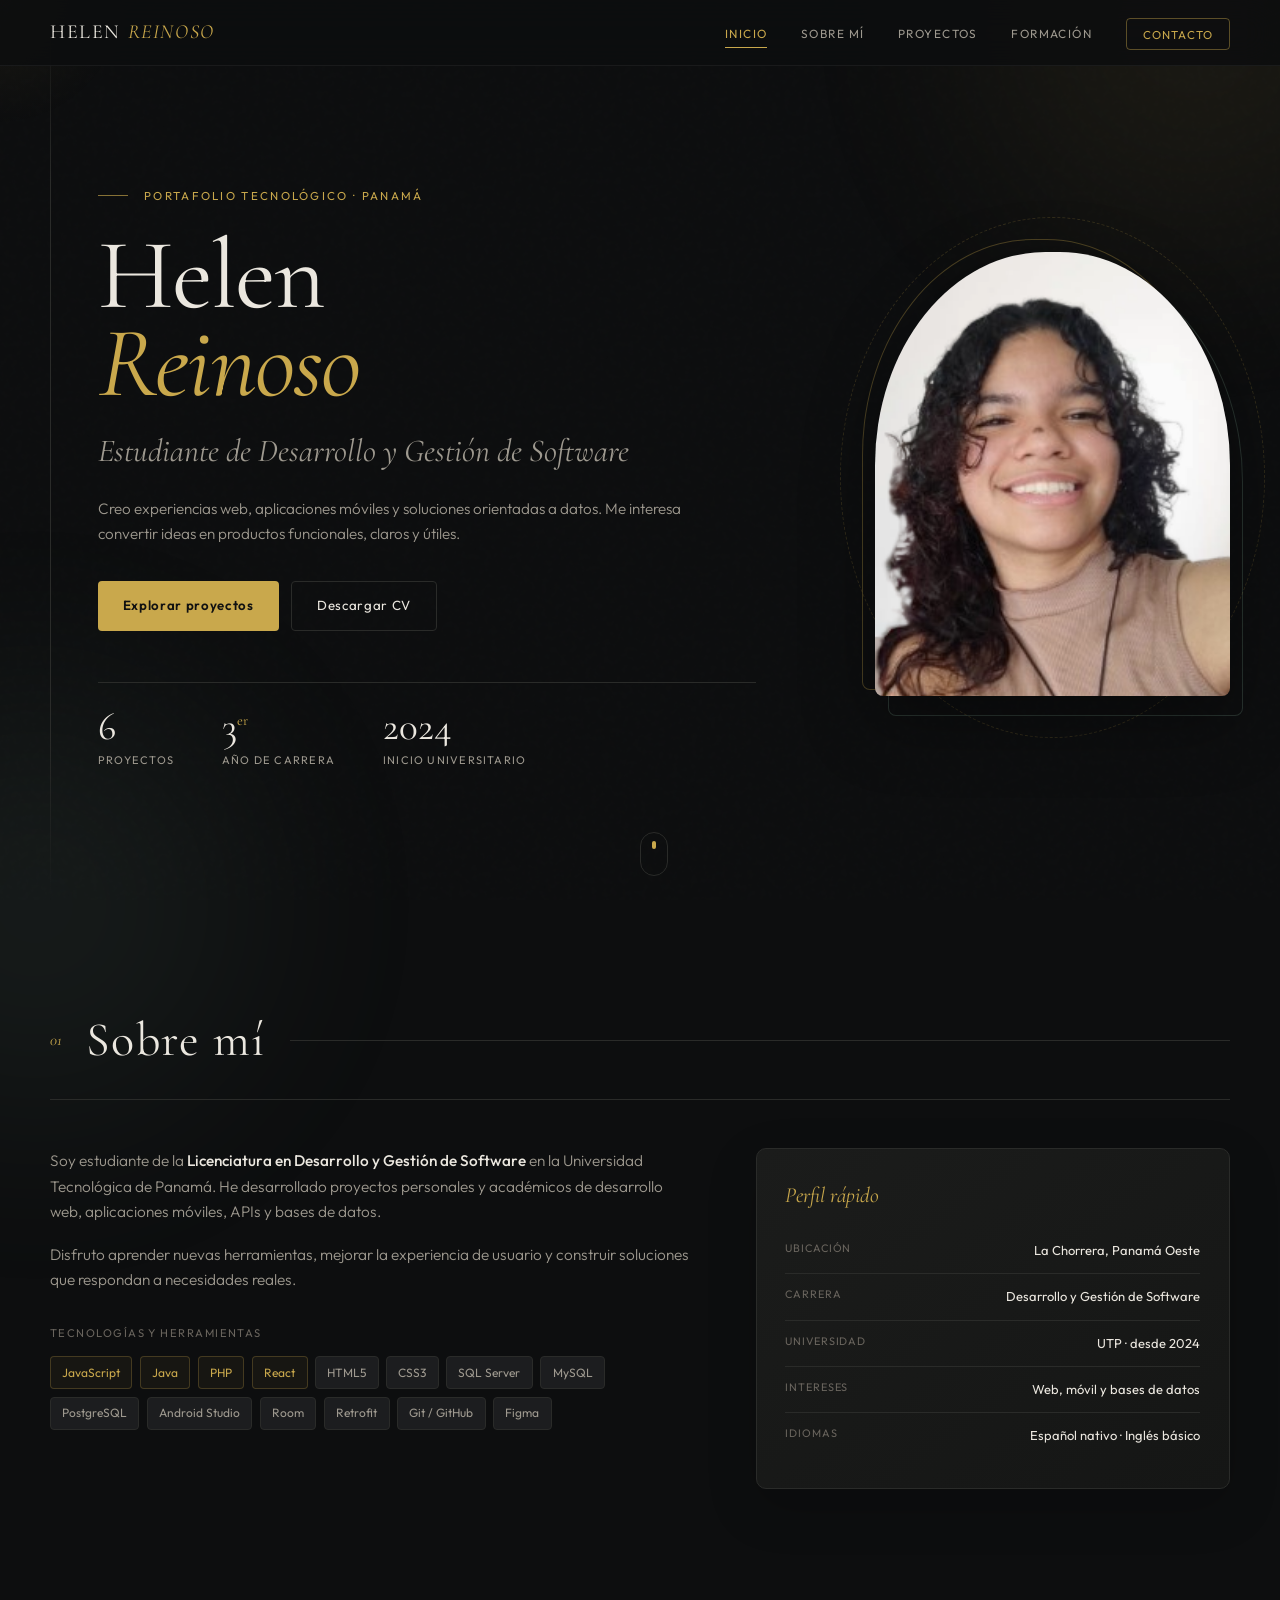
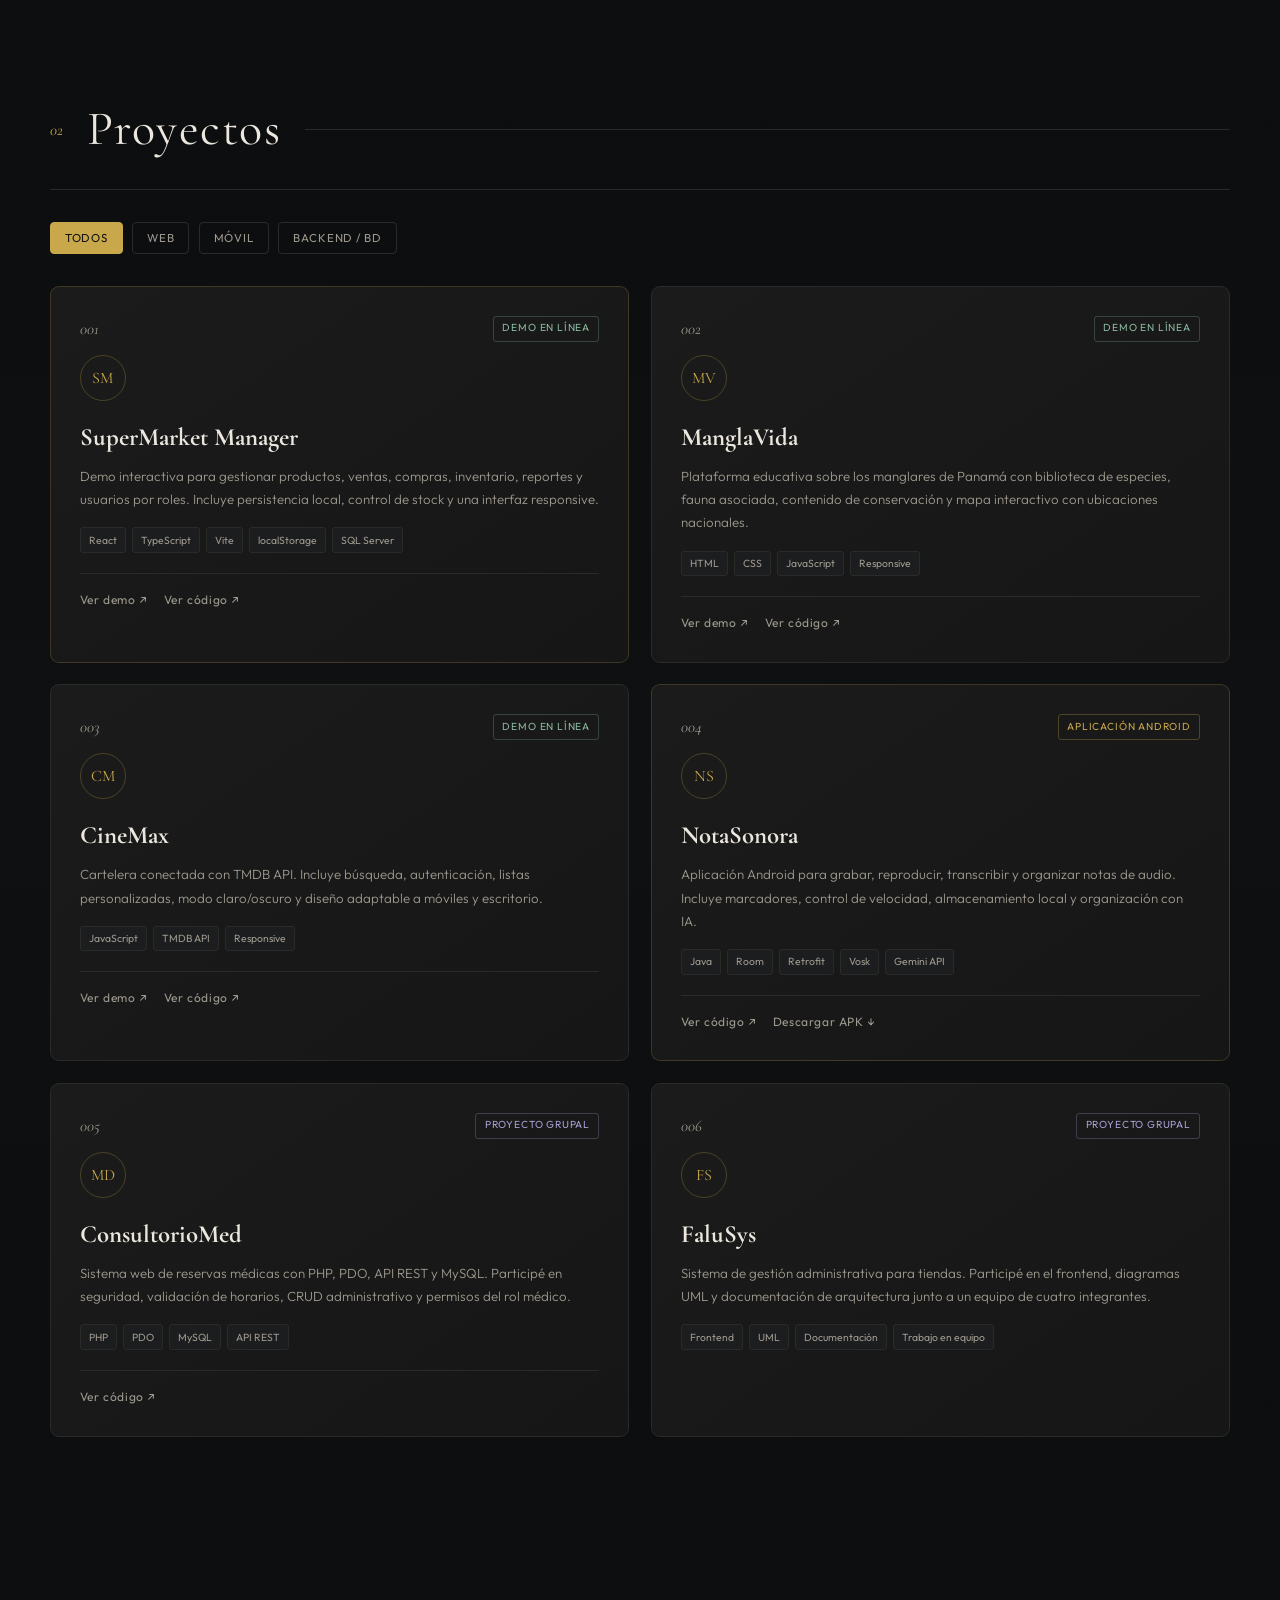
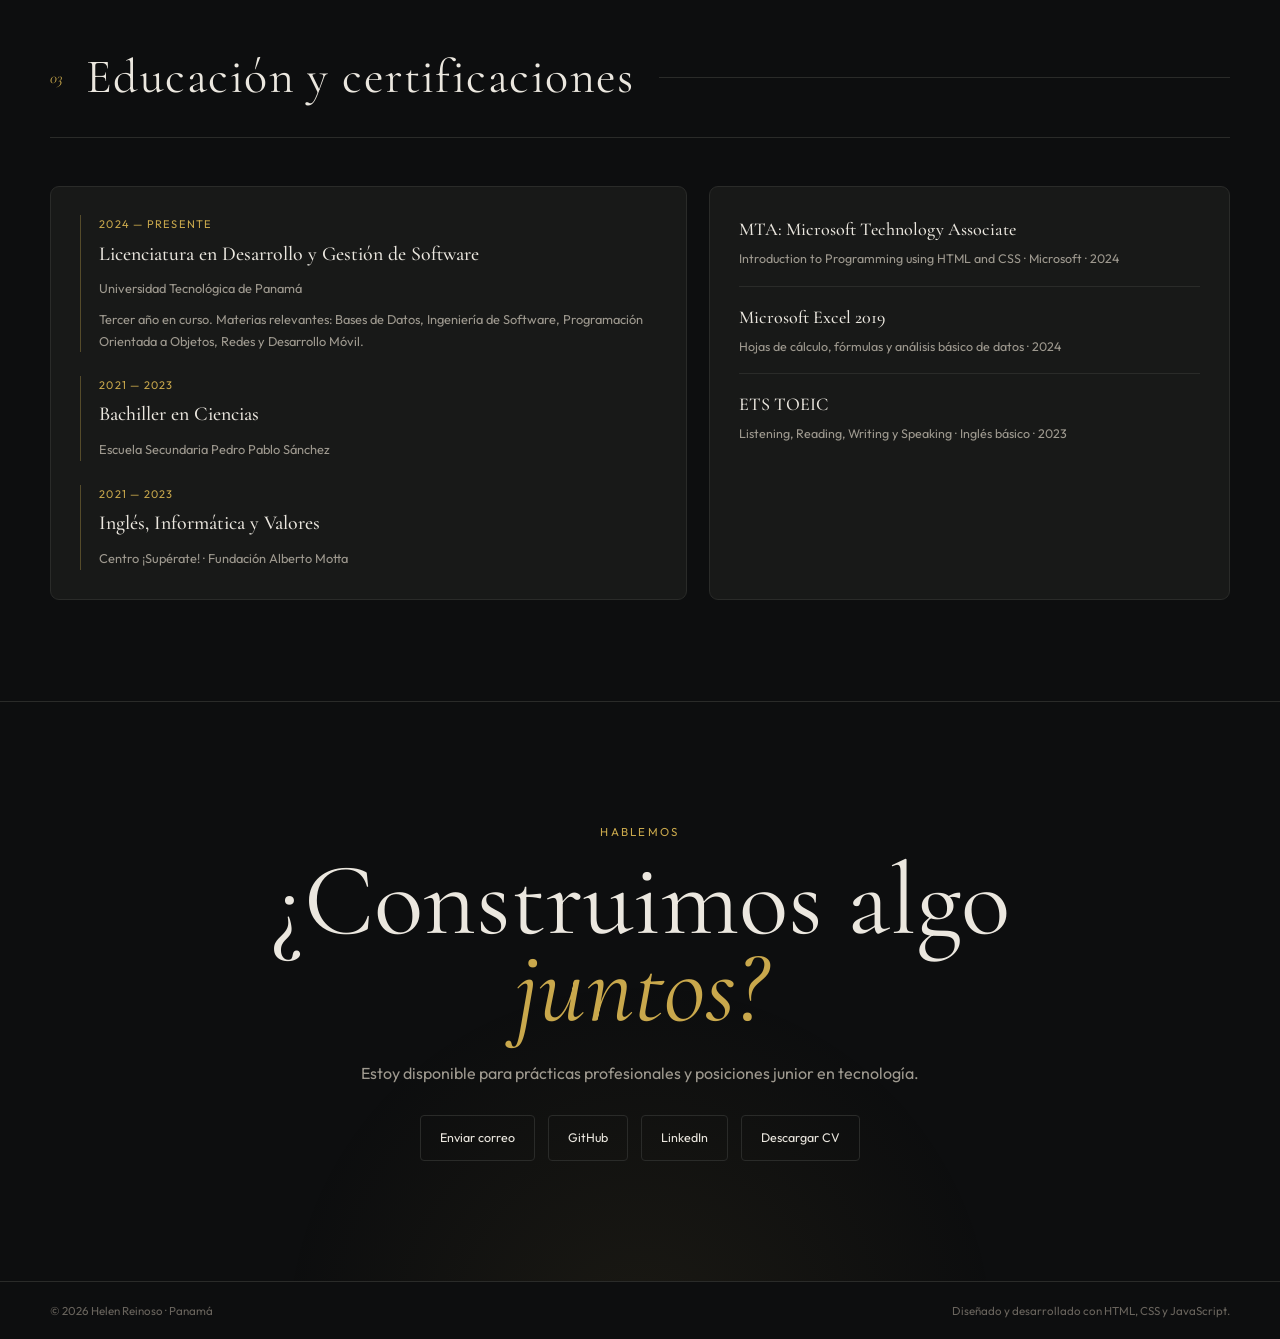
<file: index.html>
<!DOCTYPE html>
<html lang="es">
<head>
  <meta charset="UTF-8">
  <meta name="viewport" content="width=device-width, initial-scale=1.0">
  <meta name="description" content="Portafolio de Helen Reinoso, estudiante de Desarrollo y Gestión de Software en Panamá.">
  <meta name="theme-color" content="#0d0e0f">
  <title>Helen Reinoso · Desarrollo de Software</title>
  <link rel="icon" href="favicon.svg" type="image/svg+xml">
  <link rel="preconnect" href="https://fonts.googleapis.com">
  <link rel="preconnect" href="https://fonts.gstatic.com" crossorigin>
  <link href="https://fonts.googleapis.com/css2?family=Cormorant+Garamond:ital,wght@0,400;0,500;0,600;1,400;1,500&family=Outfit:wght@300;400;500;600&display=swap" rel="stylesheet">
  <link rel="stylesheet" href="styles.css">
</head>
<body>
  <a class="skip-link" href="#contenido">Saltar al contenido</a>
  <div class="noise" aria-hidden="true"></div>
  <div class="glow glow-one" aria-hidden="true"></div>
  <div class="glow glow-two" aria-hidden="true"></div>
  <div class="cursor-glow" aria-hidden="true"></div>

  <nav class="navbar" aria-label="Navegación principal">
    <div class="container nav-inner">
      <a class="logo" href="#inicio">Helen <em>Reinoso</em></a>
      <button class="menu-btn" type="button" aria-label="Abrir menú" aria-expanded="false">☰</button>
      <ul class="nav-menu">
        <li><a class="nav-link active" href="#inicio">Inicio</a></li>
        <li><a class="nav-link" href="#sobre-mi">Sobre mí</a></li>
        <li><a class="nav-link" href="#proyectos">Proyectos</a></li>
        <li><a class="nav-link" href="#educacion">Formación</a></li>
        <li><a class="nav-cta" href="#contacto">Contacto</a></li>
      </ul>
    </div>
  </nav>

  <main id="contenido">
    <section class="hero" id="inicio">
      <div class="hero-line" aria-hidden="true"></div>
      <div class="container hero-grid">
        <div class="hero-copy">
          <div class="hero-eyebrow hero-animate">Portafolio tecnológico · Panamá</div>
          <h1 class="hero-animate delay-1">Helen <em>Reinoso</em></h1>
          <p class="hero-subtitle hero-animate delay-2">Estudiante de Desarrollo y Gestión de Software</p>
          <p class="hero-description hero-animate delay-3">Creo experiencias web, aplicaciones móviles y soluciones orientadas a datos. Me interesa convertir ideas en productos funcionales, claros y útiles.</p>
          <div class="hero-actions hero-animate delay-4">
            <a class="btn btn-primary" href="#proyectos">Explorar proyectos</a>
            <a class="btn btn-secondary" href="assets/downloads/CV_Helen_Reinoso.pdf" download>Descargar CV</a>
          </div>
          <div class="hero-stats hero-animate delay-5">
            <div><div class="stat-number" data-count="6">0</div><div class="stat-label">Proyectos</div></div>
            <div><div class="stat-number">3<sup>er</sup></div><div class="stat-label">Año de carrera</div></div>
            <div><div class="stat-number">2024</div><div class="stat-label">Inicio universitario</div></div>
          </div>
        </div>
        <figure class="portrait-shell hero-animate delay-2">
          <div class="portrait-orbit" aria-hidden="true"></div>
          <img class="portrait" src="assets/images/helen-reinoso.png" alt="Helen Reinoso, estudiante de Desarrollo y Gestión de Software">
        </figure>
      </div>
      <a class="scroll-hint" href="#sobre-mi" aria-label="Bajar a la sección Sobre mí"><span></span></a>
    </section>

    <section class="section" id="sobre-mi">
      <div class="container">
        <div class="section-header reveal">
          <span class="section-number">01</span>
          <h2>Sobre mí</h2>
          <div class="section-line"></div>
        </div>
        <div class="about-grid reveal">
          <div>
            <div class="about-text">
              <p>Soy estudiante de la <strong>Licenciatura en Desarrollo y Gestión de Software</strong> en la Universidad Tecnológica de Panamá. He desarrollado proyectos personales y académicos de desarrollo web, aplicaciones móviles, APIs y bases de datos.</p>
              <p>Disfruto aprender nuevas herramientas, mejorar la experiencia de usuario y construir soluciones que respondan a necesidades reales.</p>
            </div>
            <div class="skills-section">
              <div class="skills-label">Tecnologías y herramientas</div>
              <div class="skills-wrap">
                <span class="skill main">JavaScript</span><span class="skill main">Java</span><span class="skill main">PHP</span><span class="skill main">React</span>
                <span class="skill">HTML5</span><span class="skill">CSS3</span><span class="skill">SQL Server</span><span class="skill">MySQL</span><span class="skill">PostgreSQL</span>
                <span class="skill">Android Studio</span><span class="skill">Room</span><span class="skill">Retrofit</span><span class="skill">Git / GitHub</span><span class="skill">Figma</span>
              </div>
            </div>
          </div>
          <aside class="about-card">
            <div class="about-card-title">Perfil rápido</div>
            <div class="about-detail"><span>Ubicación</span><strong>La Chorrera, Panamá Oeste</strong></div>
            <div class="about-detail"><span>Carrera</span><strong>Desarrollo y Gestión de Software</strong></div>
            <div class="about-detail"><span>Universidad</span><strong>UTP · desde 2024</strong></div>
            <div class="about-detail"><span>Intereses</span><strong>Web, móvil y bases de datos</strong></div>
            <div class="about-detail"><span>Idiomas</span><strong>Español nativo · Inglés básico</strong></div>
          </aside>
        </div>
      </div>
    </section>

    <section class="section projects-section" id="proyectos">
      <div class="container">
        <div class="section-header reveal">
          <span class="section-number">02</span>
          <h2>Proyectos</h2>
          <div class="section-line"></div>
        </div>
        <div class="project-filters reveal" role="group" aria-label="Filtrar proyectos">
          <button class="filter-btn active" data-filter="all">Todos</button>
          <button class="filter-btn" data-filter="web">Web</button>
          <button class="filter-btn" data-filter="mobile">Móvil</button>
          <button class="filter-btn" data-filter="backend">Backend / BD</button>
        </div>
        <div class="projects-grid reveal">
          <article class="project-card featured" data-category="web backend">
            <div class="project-top"><span class="project-number">001</span><span class="badge live">Demo en línea</span></div>
            <div class="project-icon">SM</div>
            <h3>SuperMarket Manager</h3>
            <p>Demo interactiva para gestionar productos, ventas, compras, inventario, reportes y usuarios por roles. Incluye persistencia local, control de stock y una interfaz responsive.</p>
            <div class="project-tech"><span>React</span><span>TypeScript</span><span>Vite</span><span>localStorage</span><span>SQL Server</span></div>
            <div class="project-links">
              <a href="https://helen-reinoso.github.io/SuperMarket-Manager/" target="_blank" rel="noopener noreferrer">Ver demo ↗</a>
              <a href="https://github.com/helen-reinoso/SuperMarket-Manager" target="_blank" rel="noopener noreferrer">Ver código ↗</a>
            </div>
          </article>

          <article class="project-card" data-category="web">
            <div class="project-top"><span class="project-number">002</span><span class="badge live">Demo en línea</span></div>
            <div class="project-icon">MV</div>
            <h3>ManglaVida</h3>
            <p>Plataforma educativa sobre los manglares de Panamá con biblioteca de especies, fauna asociada, contenido de conservación y mapa interactivo con ubicaciones nacionales.</p>
            <div class="project-tech"><span>HTML</span><span>CSS</span><span>JavaScript</span><span>Responsive</span></div>
            <div class="project-links">
              <a href="https://helen-reinoso.github.io/Manglavida/" target="_blank" rel="noopener noreferrer">Ver demo ↗</a>
              <a href="https://github.com/helen-reinoso/Manglavida" target="_blank" rel="noopener noreferrer">Ver código ↗</a>
            </div>
          </article>

          <article class="project-card" data-category="web">
            <div class="project-top"><span class="project-number">003</span><span class="badge live">Demo en línea</span></div>
            <div class="project-icon">CM</div>
            <h3>CineMax</h3>
            <p>Cartelera conectada con TMDB API. Incluye búsqueda, autenticación, listas personalizadas, modo claro/oscuro y diseño adaptable a móviles y escritorio.</p>
            <div class="project-tech"><span>JavaScript</span><span>TMDB API</span><span>Responsive</span></div>
            <div class="project-links">
              <a href="https://helen-reinoso.github.io/CineMax/" target="_blank" rel="noopener noreferrer">Ver demo ↗</a>
              <a href="https://github.com/helen-reinoso/CineMax" target="_blank" rel="noopener noreferrer">Ver código ↗</a>
            </div>
          </article>

          <article class="project-card featured" data-category="mobile backend">
            <div class="project-top"><span class="project-number">004</span><span class="badge">Aplicación Android</span></div>
            <div class="project-icon">NS</div>
            <h3>NotaSonora</h3>
            <p>Aplicación Android para grabar, reproducir, transcribir y organizar notas de audio. Incluye marcadores, control de velocidad, almacenamiento local y organización con IA.</p>
            <div class="project-tech"><span>Java</span><span>Room</span><span>Retrofit</span><span>Vosk</span><span>Gemini API</span></div>
            <div class="project-links">
              <a href="https://github.com/helen-reinoso/NotaSonora" target="_blank" rel="noopener noreferrer">Ver código ↗</a>
              <a href="assets/downloads/NotaSonora-v1.0-demo.apk" download>Descargar APK ↓</a>
            </div>
          </article>

          <article class="project-card" data-category="web backend">
            <div class="project-top"><span class="project-number">005</span><span class="badge group">Proyecto grupal</span></div>
            <div class="project-icon">MD</div>
            <h3>ConsultorioMed</h3>
            <p>Sistema web de reservas médicas con PHP, PDO, API REST y MySQL. Participé en seguridad, validación de horarios, CRUD administrativo y permisos del rol médico.</p>
            <div class="project-tech"><span>PHP</span><span>PDO</span><span>MySQL</span><span>API REST</span></div>
            <div class="project-links"><a href="https://github.com/helen-reinoso/ConsultorioMed" target="_blank" rel="noopener noreferrer">Ver código ↗</a></div>
          </article>

          <article class="project-card" data-category="web">
            <div class="project-top"><span class="project-number">006</span><span class="badge group">Proyecto grupal</span></div>
            <div class="project-icon">FS</div>
            <h3>FaluSys</h3>
            <p>Sistema de gestión administrativa para tiendas. Participé en el frontend, diagramas UML y documentación de arquitectura junto a un equipo de cuatro integrantes.</p>
            <div class="project-tech"><span>Frontend</span><span>UML</span><span>Documentación</span><span>Trabajo en equipo</span></div>
          </article>
        </div>
      </div>
    </section>

    <section class="section" id="educacion">
      <div class="container">
        <div class="section-header reveal"><span class="section-number">03</span><h2>Educación y certificaciones</h2><div class="section-line"></div></div>
        <div class="education-grid reveal">
          <div class="education-card">
            <div class="timeline-item"><div class="period">2024 — Presente</div><h3>Licenciatura en Desarrollo y Gestión de Software</h3><span>Universidad Tecnológica de Panamá</span><p>Tercer año en curso. Materias relevantes: Bases de Datos, Ingeniería de Software, Programación Orientada a Objetos, Redes y Desarrollo Móvil.</p></div>
            <div class="timeline-item"><div class="period">2021 — 2023</div><h3>Bachiller en Ciencias</h3><span>Escuela Secundaria Pedro Pablo Sánchez</span></div>
            <div class="timeline-item"><div class="period">2021 — 2023</div><h3>Inglés, Informática y Valores</h3><span>Centro ¡Supérate! · Fundación Alberto Motta</span></div>
          </div>
          <div class="education-card certificates">
            <div class="certificate"><strong>MTA: Microsoft Technology Associate</strong><span>Introduction to Programming using HTML and CSS · Microsoft · 2024</span></div>
            <div class="certificate"><strong>Microsoft Excel 2019</strong><span>Hojas de cálculo, fórmulas y análisis básico de datos · 2024</span></div>
            <div class="certificate"><strong>ETS TOEIC</strong><span>Listening, Reading, Writing y Speaking · Inglés básico · 2023</span></div>
          </div>
        </div>
      </div>
    </section>

    <section class="contact-section" id="contacto">
      <div class="container">
        <span class="contact-kicker reveal">Hablemos</span>
        <h2 class="contact-title reveal">¿Construimos algo<br><em>juntos?</em></h2>
        <p class="contact-description reveal">Estoy disponible para prácticas profesionales y posiciones junior en tecnología.</p>
        <div class="contact-links reveal">
          <a href="mailto:helenalairei1407@gmail.com">Enviar correo</a>
          <a href="https://github.com/helen-reinoso" target="_blank" rel="noopener noreferrer">GitHub</a>
          <a href="https://linkedin.com/in/helen-reinoso" target="_blank" rel="noopener noreferrer">LinkedIn</a>
          <a href="assets/downloads/CV_Helen_Reinoso.pdf" download>Descargar CV</a>
        </div>
      </div>
    </section>
  </main>

  <footer><div class="container footer-inner"><span>© 2026 Helen Reinoso · Panamá</span><span>Diseñado y desarrollado con HTML, CSS y JavaScript.</span></div></footer>
  <button class="to-top" type="button" aria-label="Volver arriba">↑</button>
  <script src="script.js"></script>
</body>
</html>
</file>
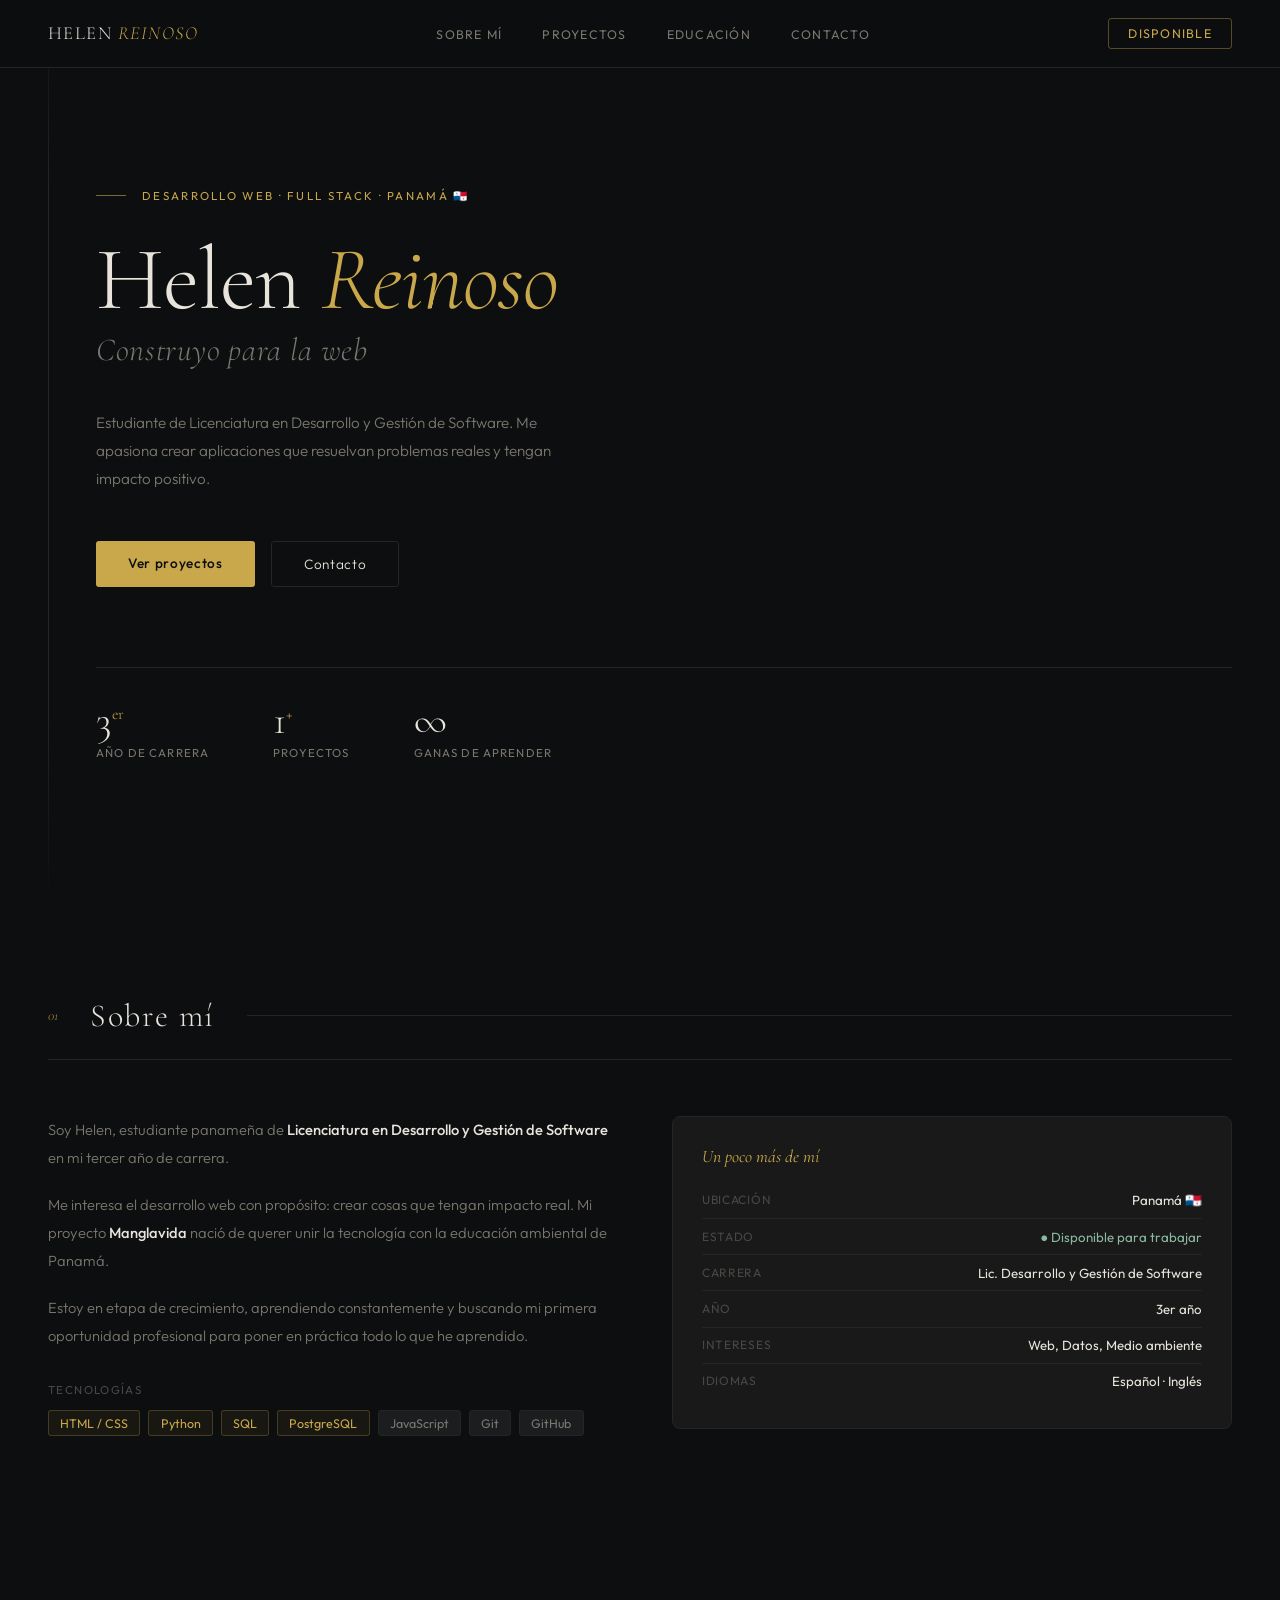
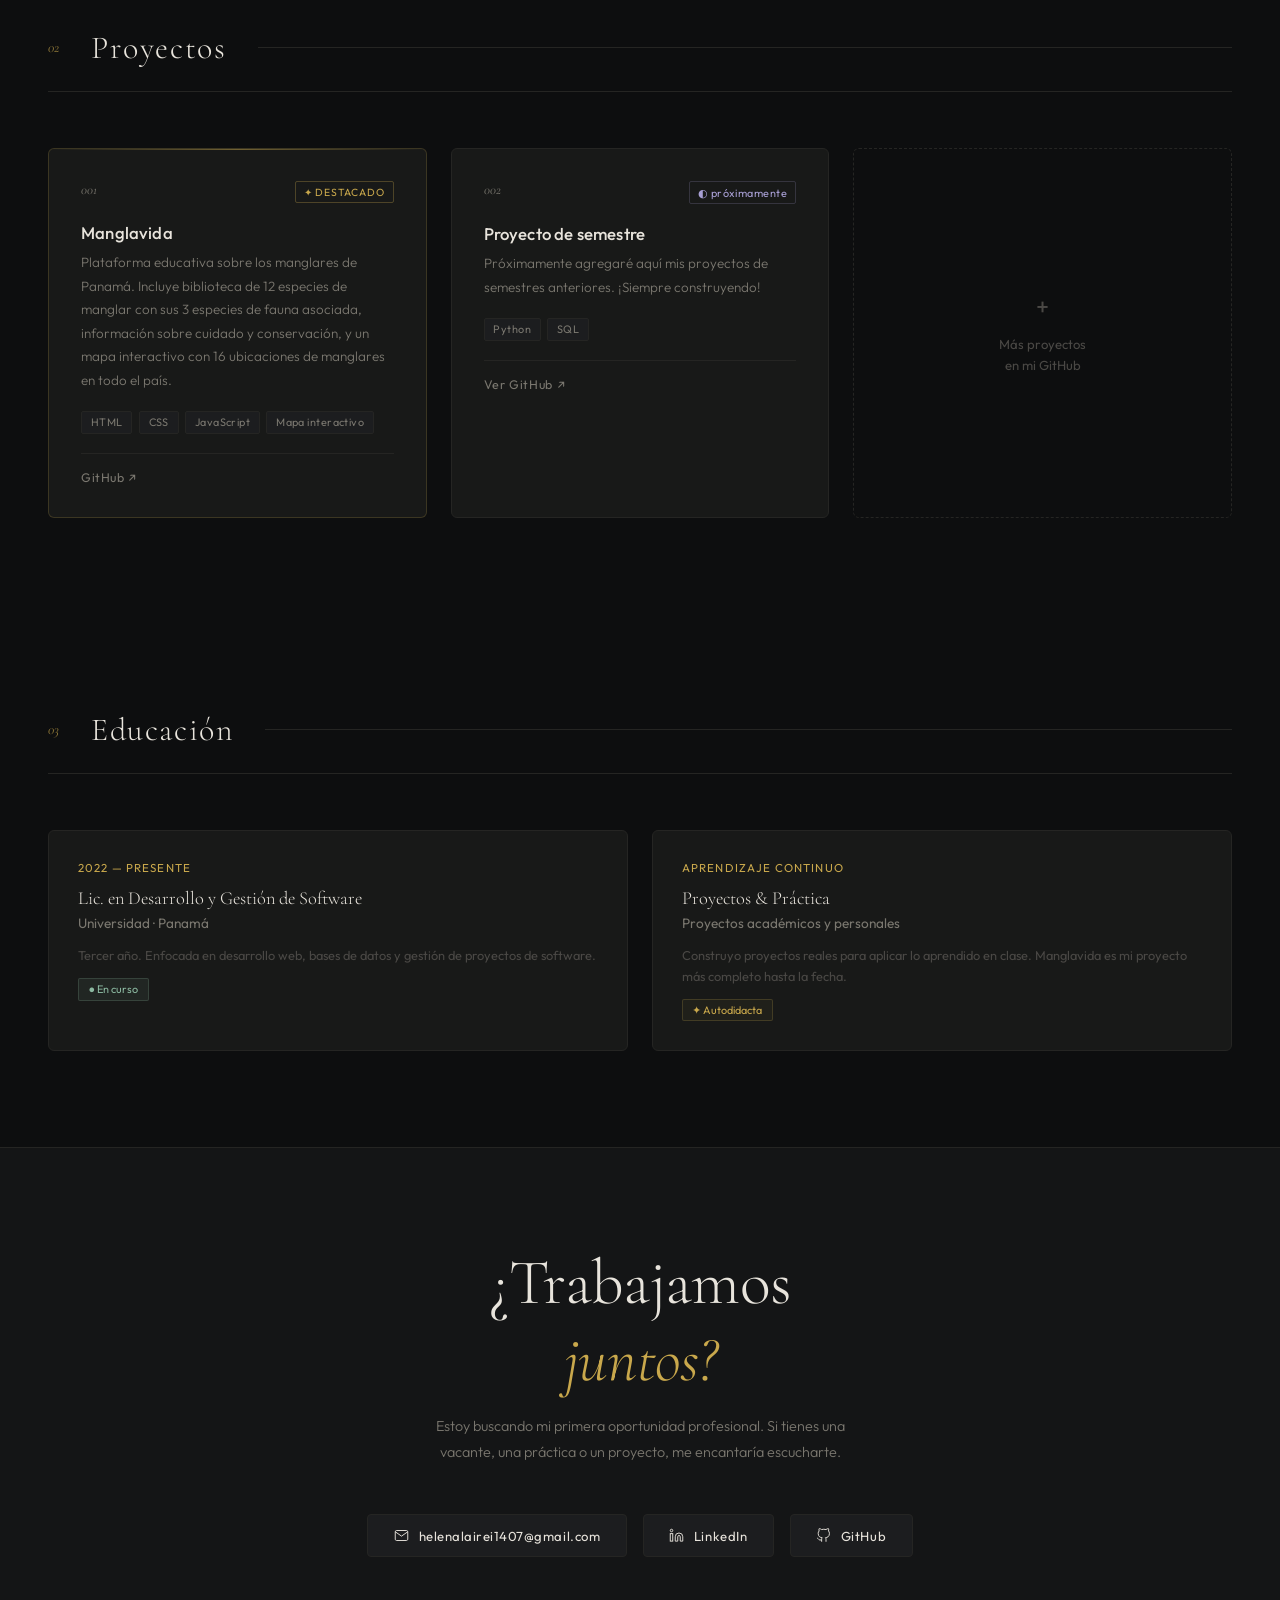
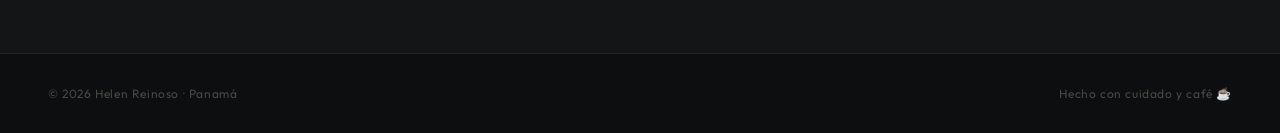
<file: Index.html>
<!DOCTYPE html>
<html lang="es">
<head>
<meta charset="UTF-8">
<meta name="viewport" content="width=device-width, initial-scale=1.0">
<title>Helen Reinoso · Dev Full Stack</title>
<meta name="description" content="Portafolio de Helen Reinoso, estudiante de Desarrollo y Gestión de Software en Panamá.">
<link href="https://fonts.googleapis.com/css2?family=Cormorant+Garamond:ital,wght@0,300;0,500;1,300;1,500&family=Outfit:wght@300;400;500&display=swap" rel="stylesheet">
<style>
*{margin:0;padding:0;box-sizing:border-box}
:root{
  --bg:#0d0e0f;--bg2:#141516;--bg3:#1c1d1f;
  --text:#e8e4dc;--muted:#7a776f;--soft:#4a4845;
  --accent:#c9a84c;--accent2:#8bb8a0;--accent3:#a89fd4;
  --border:#252523;--card:#181918;
}
html{scroll-behavior:smooth}
body{font-family:'Outfit',sans-serif;background:var(--bg);color:var(--text);overflow-x:hidden}

/* NAV */
nav{position:fixed;top:0;left:0;right:0;z-index:100;padding:1.1rem 3rem;display:flex;justify-content:space-between;align-items:center;background:rgba(13,14,15,0.92);backdrop-filter:blur(16px);border-bottom:1px solid var(--border)}
.logo{font-family:'Cormorant Garamond',serif;font-size:1.15rem;font-weight:300;letter-spacing:0.08em;text-transform:uppercase;color:var(--text)}
.logo em{font-style:italic;color:var(--accent)}
nav ul{list-style:none;display:flex;gap:2.5rem}
nav ul li a{color:var(--muted);text-decoration:none;font-size:0.78rem;letter-spacing:0.1em;text-transform:uppercase;transition:color 0.2s}
nav ul li a:hover{color:var(--accent)}
.nav-cta{background:transparent;color:var(--accent);padding:0.45rem 1.2rem;border-radius:3px;font-size:0.78rem;font-weight:400;cursor:pointer;border:1px solid rgba(201,168,76,0.4);font-family:'Outfit',sans-serif;transition:all 0.2s;letter-spacing:0.1em;text-transform:uppercase;text-decoration:none}
.nav-cta:hover{background:rgba(201,168,76,0.08);border-color:var(--accent)}

/* HERO */
.hero{min-height:100vh;display:flex;flex-direction:column;justify-content:center;padding:6rem 3rem 3rem;position:relative}
.hero-line{position:absolute;top:0;bottom:0;left:3rem;width:1px;background:linear-gradient(to bottom,transparent,var(--border) 20%,var(--border) 80%,transparent);pointer-events:none}
.hero-content{padding-left:3rem}
.hero-eyebrow{font-size:0.72rem;letter-spacing:0.2em;text-transform:uppercase;color:var(--accent);margin-bottom:2rem;display:flex;align-items:center;gap:1rem;opacity:0;animation:fadeUp 0.8s 0.2s forwards}
.hero-eyebrow::before{content:'';display:inline-block;width:30px;height:1px;background:var(--accent);opacity:0.6}
.hero h1{font-family:'Cormorant Garamond',serif;font-size:clamp(3.5rem,7vw,6rem);font-weight:300;line-height:1;letter-spacing:-0.01em;margin-bottom:0.3rem;opacity:0;animation:fadeUp 0.8s 0.35s forwards}
.hero h1 em{font-style:italic;color:var(--accent)}
.hero-subtitle{font-family:'Cormorant Garamond',serif;font-size:clamp(1.4rem,2.5vw,2rem);font-weight:300;font-style:italic;color:var(--muted);margin-bottom:2.5rem;letter-spacing:0.02em;opacity:0;animation:fadeUp 0.8s 0.5s forwards}
.hero-sub{font-size:0.95rem;color:var(--muted);line-height:1.85;max-width:500px;margin-bottom:3rem;font-weight:300;opacity:0;animation:fadeUp 0.8s 0.65s forwards}
.hero-actions{display:flex;gap:1rem;margin-bottom:5rem;opacity:0;animation:fadeUp 0.8s 0.8s forwards}
.btn-gold{background:var(--accent);color:var(--bg);padding:0.8rem 2rem;border-radius:3px;font-weight:500;cursor:pointer;border:none;font-family:'Outfit',sans-serif;font-size:0.85rem;letter-spacing:0.05em;transition:opacity 0.2s;text-decoration:none;display:inline-block}
.btn-gold:hover{opacity:0.85}
.btn-ghost{background:transparent;color:var(--text);padding:0.8rem 2rem;border-radius:3px;font-weight:300;cursor:pointer;border:1px solid var(--border);font-family:'Outfit',sans-serif;font-size:0.85rem;letter-spacing:0.05em;transition:border-color 0.2s;text-decoration:none;display:inline-block}
.btn-ghost:hover{border-color:var(--muted)}
.hero-stats{display:flex;gap:4rem;padding-top:2rem;border-top:1px solid var(--border);opacity:0;animation:fadeUp 0.8s 0.95s forwards}
.stat-num{font-family:'Cormorant Garamond',serif;font-size:2.5rem;font-weight:300;color:var(--text);line-height:1}
.stat-num sup{font-size:1rem;color:var(--accent)}
.stat-label{font-size:0.72rem;letter-spacing:0.1em;text-transform:uppercase;color:var(--muted);margin-top:0.3rem}

/* SECTIONS */
.section{padding:6rem 3rem}
.sec-header{display:flex;align-items:center;gap:2rem;margin-bottom:3.5rem;padding-bottom:1.5rem;border-bottom:1px solid var(--border)}
.sec-num{font-family:'Cormorant Garamond',serif;font-style:italic;font-size:0.9rem;color:var(--accent);opacity:0.7}
.sec-title{font-family:'Cormorant Garamond',serif;font-size:2rem;font-weight:300;letter-spacing:0.05em}
.sec-line{flex:1;height:1px;background:var(--border)}

/* ABOUT */
.about-grid{display:grid;grid-template-columns:1fr 1fr;gap:4rem;align-items:start}
.about-text{font-size:0.92rem;color:var(--muted);line-height:1.9;font-weight:300}
.about-text p{margin-bottom:1.2rem}
.about-text strong{color:var(--text);font-weight:500}
.skills-section{margin-top:2rem}
.skills-label{font-size:0.72rem;letter-spacing:0.12em;text-transform:uppercase;color:var(--soft);margin-bottom:0.8rem}
.skills-wrap{display:flex;flex-wrap:wrap;gap:0.5rem}
.sk{font-size:0.78rem;padding:0.3rem 0.7rem;background:var(--bg3);border:1px solid var(--border);border-radius:3px;color:var(--muted);transition:all 0.2s;cursor:default}
.sk:hover{border-color:rgba(201,168,76,0.3);color:var(--accent)}
.sk.main{border-color:rgba(201,168,76,0.25);color:var(--accent);background:rgba(201,168,76,0.06)}
.about-card{background:var(--card);border:1px solid var(--border);border-radius:8px;padding:1.8rem}
.about-card-title{font-family:'Cormorant Garamond',serif;font-size:1.1rem;font-style:italic;color:var(--accent);margin-bottom:1rem}
.about-detail{display:flex;justify-content:space-between;padding:0.6rem 0;border-bottom:1px solid var(--border);font-size:0.83rem}
.about-detail:last-child{border-bottom:none}
.about-detail span:first-child{color:var(--soft);font-size:0.75rem;letter-spacing:0.06em;text-transform:uppercase}
.about-detail span:last-child{color:var(--text)}

/* PROJECTS */
.projects-grid{display:grid;grid-template-columns:repeat(auto-fill,minmax(300px,1fr));gap:1.5rem}
.project-card{background:var(--card);border:1px solid var(--border);border-radius:6px;padding:2rem;transition:border-color 0.3s,transform 0.3s;cursor:pointer;position:relative;overflow:hidden}
.project-card::before{content:'';position:absolute;top:0;left:0;right:0;height:1px;background:linear-gradient(90deg,transparent,var(--accent),transparent);opacity:0;transition:opacity 0.3s}
.project-card:hover{border-color:rgba(201,168,76,0.25);transform:translateY(-4px)}
.project-card:hover::before{opacity:1}
.project-card.featured{border-color:rgba(201,168,76,0.2)}
.project-card.featured::before{opacity:0.5}
.pc-header{display:flex;justify-content:space-between;align-items:flex-start;margin-bottom:1.2rem}
.pc-num{font-family:'Cormorant Garamond',serif;font-style:italic;font-size:0.85rem;color:var(--muted)}
.pc-status-live{font-size:0.68rem;color:var(--accent2);letter-spacing:0.05em;padding:0.2rem 0.5rem;border:1px solid rgba(139,184,160,0.2);border-radius:2px}
.pc-status-wip{font-size:0.68rem;color:var(--accent3);letter-spacing:0.05em;padding:0.2rem 0.5rem;border:1px solid rgba(168,159,212,0.2);border-radius:2px}
.pc-featured-badge{font-size:0.65rem;color:var(--accent);letter-spacing:0.08em;text-transform:uppercase;padding:0.2rem 0.5rem;border:1px solid rgba(201,168,76,0.3);border-radius:2px}
.pc-title{font-size:1.05rem;font-weight:500;margin-bottom:0.5rem;letter-spacing:0.01em}
.pc-desc{font-size:0.84rem;color:var(--muted);line-height:1.75;margin-bottom:1.2rem;font-weight:300}
.pc-tech{display:flex;flex-wrap:wrap;gap:0.4rem;margin-bottom:1.2rem}
.pc-badge{font-size:0.68rem;padding:0.2rem 0.55rem;background:var(--bg3);border:1px solid var(--border);border-radius:2px;color:var(--muted);letter-spacing:0.04em}
.pc-links{display:flex;gap:1.2rem;padding-top:1rem;border-top:1px solid var(--border)}
.pc-link{font-size:0.78rem;color:var(--muted);text-decoration:none;letter-spacing:0.05em;transition:color 0.2s}
.pc-link:hover{color:var(--accent)}
.add-project{background:transparent;border:1px dashed var(--border);border-radius:6px;padding:2rem;display:flex;flex-direction:column;align-items:center;justify-content:center;gap:0.8rem;cursor:pointer;transition:border-color 0.3s;min-height:200px}
.add-project:hover{border-color:rgba(201,168,76,0.3)}
.add-icon{font-size:1.5rem;color:var(--soft)}
.add-text{font-size:0.82rem;color:var(--soft);text-align:center;line-height:1.6}

/* EDUCATION */
.edu-grid{display:grid;grid-template-columns:1fr 1fr;gap:1.5rem}
.edu-card{background:var(--card);border:1px solid var(--border);border-radius:6px;padding:1.8rem}
.edu-period{font-size:0.72rem;letter-spacing:0.1em;text-transform:uppercase;color:var(--accent);margin-bottom:0.8rem}
.edu-degree{font-family:'Cormorant Garamond',serif;font-size:1.15rem;font-weight:300;margin-bottom:0.3rem}
.edu-school{font-size:0.85rem;color:var(--muted);margin-bottom:0.8rem}
.edu-detail{font-size:0.8rem;color:var(--soft);line-height:1.6}
.edu-badge{display:inline-block;font-size:0.68rem;padding:0.2rem 0.6rem;background:rgba(139,184,160,0.08);border:1px solid rgba(139,184,160,0.2);border-radius:2px;color:var(--accent2);margin-top:0.8rem}

/* CONTACT */
.contact-section{background:var(--bg2);border-top:1px solid var(--border);padding:6rem 3rem;text-align:center}
.contact-title{font-family:'Cormorant Garamond',serif;font-size:clamp(2.5rem,5vw,4rem);font-weight:300;margin-bottom:1rem;letter-spacing:-0.01em}
.contact-title em{font-style:italic;color:var(--accent)}
.contact-sub{color:var(--muted);font-size:0.9rem;line-height:1.8;max-width:420px;margin:0 auto 3rem;font-weight:300}
.contact-links{display:flex;justify-content:center;gap:1rem;flex-wrap:wrap}
.contact-link{display:flex;align-items:center;gap:0.6rem;padding:0.8rem 1.6rem;background:var(--bg3);border:1px solid var(--border);border-radius:4px;color:var(--text);text-decoration:none;font-size:0.82rem;letter-spacing:0.04em;transition:border-color 0.2s,color 0.2s}
.contact-link:hover{border-color:rgba(201,168,76,0.3);color:var(--accent)}
.contact-link svg{width:15px;height:15px;flex-shrink:0}

footer{padding:2rem 3rem;display:flex;justify-content:space-between;align-items:center;border-top:1px solid var(--border)}
footer p{font-size:0.75rem;color:var(--soft);letter-spacing:0.05em}

/* ANIMATIONS */
@keyframes fadeUp{from{opacity:0;transform:translateY(18px)}to{opacity:1;transform:translateY(0)}}
.reveal{opacity:0;transform:translateY(20px);transition:opacity 0.7s ease,transform 0.7s ease}
.reveal.visible{opacity:1;transform:translateY(0)}

/* RESPONSIVE */
@media(max-width:768px){
  nav{padding:1rem 1.5rem}
  nav ul{display:none}
  .hero{padding:5rem 1.5rem 2rem}
  .hero-content{padding-left:1.5rem}
  .hero-line{left:1.5rem}
  .hero-stats{gap:2rem}
  .section{padding:4rem 1.5rem}
  .about-grid,.edu-grid{grid-template-columns:1fr}
  .contact-section{padding:4rem 1.5rem}
  footer{padding:1.5rem;flex-direction:column;gap:0.5rem;text-align:center}
}
</style>
</head>
<body>

<nav>
  <div class="logo">Helen <em>Reinoso</em></div>
  <ul>
    <li><a href="#sobre-mi">Sobre mí</a></li>
    <li><a href="#proyectos">Proyectos</a></li>
    <li><a href="#educacion">Educación</a></li>
    <li><a href="#contacto">Contacto</a></li>
  </ul>
  <a class="nav-cta" href="mailto:helenalairei1407@gmail.com">Disponible</a>
</nav>

<!-- HERO -->
<section class="hero" id="inicio">
  <div class="hero-line"></div>
  <div class="hero-content">
    <div class="hero-eyebrow">Desarrollo Web · Full Stack · Panamá 🇵🇦</div>
    <h1>Helen <em>Reinoso</em></h1>
    <div class="hero-subtitle">Construyo para la web</div>
    <p class="hero-sub">Estudiante de Licenciatura en Desarrollo y Gestión de Software. Me apasiona crear aplicaciones que resuelvan problemas reales y tengan impacto positivo.</p>
    <div class="hero-actions">
      <a class="btn-gold" href="#proyectos">Ver proyectos</a>
      <a class="btn-ghost" href="#contacto">Contacto</a>
    </div>
    <div class="hero-stats">
      <div><div class="stat-num">3<sup>er</sup></div><div class="stat-label">Año de carrera</div></div>
      <div><div class="stat-num">1<sup>+</sup></div><div class="stat-label">Proyectos</div></div>
      <div><div class="stat-num">∞</div><div class="stat-label">Ganas de aprender</div></div>
    </div>
  </div>
</section>

<!-- SOBRE MÍ -->
<section class="section" id="sobre-mi">
  <div class="sec-header reveal">
    <span class="sec-num">01</span>
    <h2 class="sec-title">Sobre mí</h2>
    <div class="sec-line"></div>
  </div>
  <div class="about-grid reveal">
    <div>
      <div class="about-text">
        <p>Soy Helen, estudiante panameña de <strong>Licenciatura en Desarrollo y Gestión de Software</strong> en mi tercer año de carrera.</p>
        <p>Me interesa el desarrollo web con propósito: crear cosas que tengan impacto real. Mi proyecto <strong>Manglavida</strong> nació de querer unir la tecnología con la educación ambiental de Panamá.</p>
        <p>Estoy en etapa de crecimiento, aprendiendo constantemente y buscando mi primera oportunidad profesional para poner en práctica todo lo que he aprendido.</p>
      </div>
      <div class="skills-section">
        <div class="skills-label">Tecnologías</div>
        <div class="skills-wrap">
          <span class="sk main">HTML / CSS</span>
          <span class="sk main">Python</span>
          <span class="sk main">SQL</span>
          <span class="sk main">PostgreSQL</span>
          <span class="sk">JavaScript</span>
          <span class="sk">Git</span>
          <span class="sk">GitHub</span>
        </div>
      </div>
    </div>
    <div class="about-card">
      <div class="about-card-title">Un poco más de mí</div>
      <div class="about-detail">
        <span>Ubicación</span>
        <span>Panamá 🇵🇦</span>
      </div>
      <div class="about-detail">
        <span>Estado</span>
        <span style="color:var(--accent2)">● Disponible para trabajar</span>
      </div>
      <div class="about-detail">
        <span>Carrera</span>
        <span>Lic. Desarrollo y Gestión de Software</span>
      </div>
      <div class="about-detail">
        <span>Año</span>
        <span>3er año</span>
      </div>
      <div class="about-detail">
        <span>Intereses</span>
        <span>Web, Datos, Medio ambiente</span>
      </div>
      <div class="about-detail">
        <span>Idiomas</span>
        <span>Español · Inglés</span>
      </div>
    </div>
  </div>
</section>

<!-- PROYECTOS -->
<section class="section" id="proyectos">
  <div class="sec-header reveal">
    <span class="sec-num">02</span>
    <h2 class="sec-title">Proyectos</h2>
    <div class="sec-line"></div>
  </div>
  <div class="projects-grid">

    <!-- MANGLAVIDA -->
    <div class="project-card featured reveal">
      <div class="pc-header">
        <span class="pc-num">001</span>
        <span class="pc-featured-badge">✦ destacado</span>
      </div>
      <div class="pc-title">Manglavida</div>
      <div class="pc-desc">Plataforma educativa sobre los manglares de Panamá. Incluye biblioteca de 12 especies de manglar con sus 3 especies de fauna asociada, información sobre cuidado y conservación, y un mapa interactivo con 16 ubicaciones de manglares en todo el país.</div>
      <div class="pc-tech">
        <span class="pc-badge">HTML</span>
        <span class="pc-badge">CSS</span>
        <span class="pc-badge">JavaScript</span>
        <span class="pc-badge">Mapa interactivo</span>
      </div>
      <div class="pc-links">
        <a class="pc-link" href="https://github.com/Helen-Reinoso" target="_blank">GitHub ↗</a>
        <!-- Cuando subas el proyecto, agrega el link aquí: -->
        <!-- <a class="pc-link" href="https://helen-reinoso.github.io/manglavida" target="_blank">Ver proyecto ↗</a> -->
      </div>
    </div>

    <!-- PLACEHOLDER PROYECTOS SEMESTRES ANTERIORES -->
    <div class="project-card reveal">
      <div class="pc-header">
        <span class="pc-num">002</span>
        <span class="pc-status-wip">◐ próximamente</span>
      </div>
      <div class="pc-title">Proyecto de semestre</div>
      <div class="pc-desc">Próximamente agregaré aquí mis proyectos de semestres anteriores. ¡Siempre construyendo!</div>
      <div class="pc-tech">
        <span class="pc-badge">Python</span>
        <span class="pc-badge">SQL</span>
      </div>
      <div class="pc-links">
        <a class="pc-link" href="https://github.com/Helen-Reinoso" target="_blank">Ver GitHub ↗</a>
      </div>
    </div>

    <!-- AGREGAR MÁS -->
    <div class="add-project reveal" onclick="window.open('https://github.com/Helen-Reinoso','_blank')">
      <div class="add-icon">+</div>
      <div class="add-text">Más proyectos<br>en mi GitHub</div>
    </div>

  </div>
</section>

<!-- EDUCACIÓN -->
<section class="section" id="educacion">
  <div class="sec-header reveal">
    <span class="sec-num">03</span>
    <h2 class="sec-title">Educación</h2>
    <div class="sec-line"></div>
  </div>
  <div class="edu-grid reveal">
    <div class="edu-card">
      <div class="edu-period">2022 — Presente</div>
      <div class="edu-degree">Lic. en Desarrollo y Gestión de Software</div>
      <div class="edu-school">Universidad · Panamá</div>
      <div class="edu-detail">Tercer año. Enfocada en desarrollo web, bases de datos y gestión de proyectos de software.</div>
      <div class="edu-badge">● En curso</div>
    </div>
    <div class="edu-card">
      <div class="edu-period">Aprendizaje continuo</div>
      <div class="edu-degree">Proyectos & Práctica</div>
      <div class="edu-school">Proyectos académicos y personales</div>
      <div class="edu-detail">Construyo proyectos reales para aplicar lo aprendido en clase. Manglavida es mi proyecto más completo hasta la fecha.</div>
      <div class="edu-badge" style="border-color:rgba(201,168,76,0.2);color:var(--accent);background:rgba(201,168,76,0.05)">✦ Autodidacta</div>
    </div>
  </div>
</section>

<!-- CONTACTO -->
<section class="contact-section" id="contacto">
  <h2 class="contact-title reveal">¿Trabajamos<br><em>juntos?</em></h2>
  <p class="contact-sub reveal">Estoy buscando mi primera oportunidad profesional. Si tienes una vacante, una práctica o un proyecto, me encantaría escucharte.</p>
  <div class="contact-links reveal">
    <a class="contact-link" href="mailto:helenalairei1407@gmail.com">
      <svg viewBox="0 0 24 24" fill="none" stroke="currentColor" stroke-width="1.5"><path d="M4 4h16c1.1 0 2 .9 2 2v12c0 1.1-.9 2-2 2H4c-1.1 0-2-.9-2-2V6c0-1.1.9-2 2-2z"/><polyline points="22,6 12,13 2,6"/></svg>
      helenalairei1407@gmail.com
    </a>
    <a class="contact-link" href="https://linkedin.com/in/helen-reinoso" target="_blank">
      <svg viewBox="0 0 24 24" fill="none" stroke="currentColor" stroke-width="1.5"><path d="M16 8a6 6 0 0 1 6 6v7h-4v-7a2 2 0 0 0-2-2 2 2 0 0 0-2 2v7h-4v-7a6 6 0 0 1 6-6z"/><rect x="2" y="9" width="4" height="12"/><circle cx="4" cy="4" r="2"/></svg>
      LinkedIn
    </a>
    <a class="contact-link" href="https://github.com/Helen-Reinoso" target="_blank">
      <svg viewBox="0 0 24 24" fill="none" stroke="currentColor" stroke-width="1.5"><path d="M9 19c-5 1.5-5-2.5-7-3m14 6v-3.87a3.37 3.37 0 0 0-.94-2.61c3.14-.35 6.44-1.54 6.44-7A5.44 5.44 0 0 0 20 4.77 5.07 5.07 0 0 0 19.91 1S18.73.65 16 2.48a13.38 13.38 0 0 0-7 0C6.27.65 5.09 1 5.09 1A5.07 5.07 0 0 0 5 4.77a5.44 5.44 0 0 0-1.5 3.78c0 5.42 3.3 6.61 6.44 7A3.37 3.37 0 0 0 9 18.13V22"/></svg>
      GitHub
    </a>
  </div>
</section>

<footer>
  <p>© 2026 Helen Reinoso · Panamá</p>
  <p>Hecho con cuidado y café ☕</p>
</footer>

<script>
const obs = new IntersectionObserver(entries => {
  entries.forEach(e => { if(e.isIntersecting){ e.target.classList.add('visible'); obs.unobserve(e.target); }});
}, {threshold:0.12});
document.querySelectorAll('.reveal').forEach(el => obs.observe(el));
</script>
</body>
</html>
</file>
<file: styles.css>
*{margin:0;padding:0;box-sizing:border-box}
:root{--bg:#0d0e0f;--bg2:#141516;--bg3:#1c1d1f;--text:#ebe7df;--muted:#9e998f;--soft:#69645d;--accent:#c9a84c;--accent2:#8bb8a0;--accent3:#a89fd4;--border:#2a2b29;--card:#181918;--shadow:0 24px 70px rgba(0,0,0,.38)}
html{scroll-behavior:smooth;scroll-padding-top:82px}body{font-family:'Outfit',sans-serif;background:var(--bg);color:var(--text);overflow-x:hidden;line-height:1.65}a{color:inherit}.container{width:min(1180px,calc(100% - 64px));margin:auto}.skip-link{position:fixed;left:-999px;top:12px;z-index:1000}.skip-link:focus{left:12px;background:var(--accent);color:#111;padding:.65rem 1rem;border-radius:5px}.noise{position:fixed;inset:0;pointer-events:none;z-index:-1;opacity:.18;background-image:url("data:image/svg+xml,%3Csvg viewBox='0 0 180 180' xmlns='http://www.w3.org/2000/svg'%3E%3Cfilter id='n'%3E%3CfeTurbulence type='fractalNoise' baseFrequency='.8' numOctaves='3' stitchTiles='stitch'/%3E%3C/filter%3E%3Crect width='100%25' height='100%25' filter='url(%23n)' opacity='.07'/%3E%3C/svg%3E")}.glow{position:fixed;width:430px;height:430px;border-radius:50%;filter:blur(115px);opacity:.08;pointer-events:none;z-index:-2}.glow-one{background:var(--accent);top:-190px;right:-130px}.glow-two{background:var(--accent2);bottom:-220px;left:-180px}.cursor-glow{position:fixed;width:260px;height:260px;border-radius:50%;background:radial-gradient(circle,rgba(201,168,76,.07),transparent 68%);pointer-events:none;z-index:-1;transform:translate(-50%,-50%);transition:opacity .2s}
.navbar{position:fixed;inset:0 0 auto;z-index:100;padding:1rem 0;background:rgba(13,14,15,.84);backdrop-filter:blur(18px);border-bottom:1px solid rgba(255,255,255,.055);transition:.3s}.navbar.scrolled{padding:.7rem 0;background:rgba(13,14,15,.95)}.nav-inner{display:flex;justify-content:space-between;align-items:center}.logo{font-family:'Cormorant Garamond',serif;font-size:1.25rem;letter-spacing:.08em;text-transform:uppercase;text-decoration:none}.logo em{color:var(--accent);font-style:italic}.nav-menu{display:flex;align-items:center;gap:2.1rem;list-style:none}.nav-link{color:var(--muted);text-decoration:none;font-size:.74rem;letter-spacing:.12em;text-transform:uppercase;position:relative;transition:.25s}.nav-link:after{content:"";position:absolute;left:0;right:100%;bottom:-7px;height:1px;background:var(--accent);transition:.3s}.nav-link:hover,.nav-link.active{color:var(--accent)}.nav-link:hover:after,.nav-link.active:after{right:0}.nav-cta{color:var(--accent);padding:.48rem 1rem;border:1px solid rgba(201,168,76,.42);border-radius:4px;text-decoration:none;font-size:.72rem;letter-spacing:.1em;text-transform:uppercase;transition:.25s}.nav-cta:hover{background:rgba(201,168,76,.08);transform:translateY(-1px)}.menu-btn{display:none;background:none;border:0;color:var(--text);font-size:1.45rem;cursor:pointer}
.hero{min-height:100vh;display:grid;align-items:center;padding:110px 0 55px;position:relative}.hero-line{position:absolute;top:0;bottom:0;left:max(32px,calc((100vw - 1180px)/2));width:1px;background:linear-gradient(transparent,var(--border) 20%,var(--border) 82%,transparent)}.hero-grid{display:grid;grid-template-columns:minmax(0,1.25fr) minmax(280px,.75fr);align-items:center;gap:5rem;padding-left:3rem}.hero-eyebrow{font-size:.72rem;letter-spacing:.2em;text-transform:uppercase;color:var(--accent);margin-bottom:1.7rem;display:flex;align-items:center;gap:1rem}.hero-eyebrow:before{content:"";width:30px;height:1px;background:var(--accent);opacity:.65}.hero h1{font-family:'Cormorant Garamond',serif;font-size:clamp(4rem,7.8vw,7.2rem);font-weight:400;line-height:.88;letter-spacing:-.02em}.hero h1 em{display:block;color:var(--accent);font-style:italic}.hero-subtitle{font-family:'Cormorant Garamond',serif;font-size:clamp(1.35rem,2.5vw,2.05rem);font-style:italic;color:var(--muted);margin:1.1rem 0}.hero-description{font-size:.95rem;color:var(--muted);max-width:610px;font-weight:300;margin-bottom:2.2rem}.hero-actions{display:flex;gap:.8rem;flex-wrap:wrap}.btn{display:inline-flex;align-items:center;justify-content:center;padding:.82rem 1.55rem;border-radius:4px;text-decoration:none;font-size:.83rem;letter-spacing:.05em;transition:.28s}.btn-primary{background:var(--accent);color:#111;font-weight:600}.btn-primary:hover{transform:translateY(-4px);box-shadow:0 14px 32px rgba(201,168,76,.2)}.btn-secondary{border:1px solid var(--border);color:var(--text)}.btn-secondary:hover{border-color:var(--accent);color:var(--accent);transform:translateY(-4px)}.hero-stats{display:flex;gap:3rem;margin-top:3.2rem;padding-top:1.5rem;border-top:1px solid var(--border)}.stat-number{font-family:'Cormorant Garamond',serif;font-size:2.45rem;line-height:1}.stat-number sup{font-size:.9rem;color:var(--accent)}.stat-label{font-size:.69rem;letter-spacing:.11em;text-transform:uppercase;color:var(--muted);margin-top:.3rem}.portrait-shell{position:relative;justify-self:end;width:min(31vw,355px);aspect-ratio:4/5}.portrait-shell:before,.portrait-shell:after{content:"";position:absolute;border:1px solid rgba(201,168,76,.32);border-radius:48% 48% 8px 8px}.portrait-shell:before{inset:-13px 13px 13px -13px}.portrait-shell:after{inset:13px -13px -13px 13px;border-color:rgba(139,184,160,.22)}.portrait{position:relative;z-index:1;width:100%;height:100%;object-fit:cover;object-position:center 28%;border-radius:48% 48% 8px 8px;filter:saturate(.92) contrast(1.03);box-shadow:var(--shadow)}.portrait-orbit{position:absolute;inset:-35px;border:1px dashed rgba(201,168,76,.18);border-radius:50%;animation:spin 24s linear infinite}.scroll-hint{position:absolute;left:50%;bottom:24px;width:28px;height:44px;border:1px solid var(--border);border-radius:20px}.scroll-hint span{position:absolute;left:50%;top:8px;width:4px;height:8px;border-radius:4px;background:var(--accent);transform:translateX(-50%);animation:scroll 1.8s infinite}.hero-animate{opacity:0;transform:translateY(24px);animation:heroIn .8s forwards}.delay-1{animation-delay:.1s}.delay-2{animation-delay:.2s}.delay-3{animation-delay:.3s}.delay-4{animation-delay:.4s}.delay-5{animation-delay:.5s}
.section{padding:6.3rem 0}.projects-section{background:linear-gradient(180deg,transparent,rgba(255,255,255,.012),transparent)}.section-header{display:flex;align-items:center;gap:1.5rem;margin-bottom:3rem;padding-bottom:1.2rem;border-bottom:1px solid var(--border)}.section-number{font-family:'Cormorant Garamond',serif;font-style:italic;color:var(--accent)}.section-header h2{font-family:'Cormorant Garamond',serif;font-size:clamp(2.1rem,4vw,3rem);font-weight:400;letter-spacing:.03em}.section-line{flex:1;height:1px;background:var(--border)}.about-grid{display:grid;grid-template-columns:1.15fr .85fr;gap:4rem}.about-text{color:var(--muted);font-size:.96rem;font-weight:300}.about-text p+p{margin-top:1.1rem}.about-text strong{color:var(--text);font-weight:500}.skills-section{margin-top:2rem}.skills-label{font-size:.7rem;letter-spacing:.13em;text-transform:uppercase;color:var(--soft);margin-bottom:.85rem}.skills-wrap{display:flex;flex-wrap:wrap;gap:.48rem}.skill{font-size:.75rem;padding:.34rem .7rem;background:var(--bg3);border:1px solid var(--border);border-radius:4px;color:var(--muted);transition:.25s}.skill:hover{color:var(--accent);border-color:rgba(201,168,76,.4);transform:translateY(-3px)}.skill.main{color:var(--accent);border-color:rgba(201,168,76,.25);background:rgba(201,168,76,.055)}.about-card{background:linear-gradient(145deg,#1b1c1b,#151615);border:1px solid var(--border);border-radius:10px;padding:1.8rem;box-shadow:0 18px 50px rgba(0,0,0,.18)}.about-card-title{font-family:'Cormorant Garamond',serif;font-size:1.35rem;font-style:italic;color:var(--accent);margin-bottom:.9rem}.about-detail{display:flex;justify-content:space-between;gap:1rem;padding:.75rem 0;border-bottom:1px solid var(--border);font-size:.81rem}.about-detail:last-child{border:0}.about-detail span{color:var(--soft);font-size:.68rem;letter-spacing:.08em;text-transform:uppercase}.about-detail strong{text-align:right;font-weight:400}
.project-filters{display:flex;gap:.6rem;flex-wrap:wrap;margin:-1rem 0 2rem}.filter-btn{font-family:inherit;font-size:.72rem;letter-spacing:.08em;text-transform:uppercase;color:var(--muted);background:transparent;border:1px solid var(--border);border-radius:4px;padding:.48rem .85rem;cursor:pointer;transition:.25s}.filter-btn:hover,.filter-btn.active{color:#111;background:var(--accent);border-color:var(--accent)}.projects-grid{display:grid;grid-template-columns:repeat(2,minmax(0,1fr));gap:1.35rem}.project-card{background:linear-gradient(145deg,#1a1b1a,#151615);border:1px solid var(--border);border-radius:9px;padding:1.8rem;position:relative;overflow:hidden;transition:transform .35s,border-color .35s,box-shadow .35s,opacity .25s}.project-card:before{content:"";position:absolute;left:0;right:100%;top:0;height:1px;background:linear-gradient(90deg,transparent,var(--accent),transparent);transition:.5s}.project-card:hover{transform:translateY(-8px);border-color:rgba(201,168,76,.34);box-shadow:0 25px 60px rgba(0,0,0,.28)}.project-card:hover:before{right:0}.project-card.featured{border-color:rgba(201,168,76,.22)}.project-card.hidden{display:none}.project-top{display:flex;justify-content:space-between;align-items:center;margin-bottom:.7rem}.project-number{font-family:'Cormorant Garamond',serif;font-style:italic;color:var(--muted)}.badge{font-size:.64rem;letter-spacing:.08em;text-transform:uppercase;padding:.23rem .52rem;border-radius:3px;border:1px solid rgba(201,168,76,.3);color:var(--accent)}.badge.live{color:var(--accent2);border-color:rgba(139,184,160,.28)}.badge.group{color:var(--accent3);border-color:rgba(168,159,212,.28)}.project-icon{width:46px;height:46px;display:grid;place-items:center;border:1px solid rgba(201,168,76,.28);border-radius:50%;font-family:'Cormorant Garamond',serif;color:var(--accent);margin:.8rem 0 1rem;transition:.35s}.project-card:hover .project-icon{transform:rotate(-8deg) scale(1.07);background:rgba(201,168,76,.08)}.project-card h3{font-family:'Cormorant Garamond',serif;font-size:1.55rem;margin-bottom:.45rem}.project-card p{font-size:.83rem;color:var(--muted);font-weight:300;line-height:1.75}.project-tech{display:flex;flex-wrap:wrap;gap:.38rem;margin-top:1rem}.project-tech span{font-size:.65rem;padding:.2rem .5rem;background:var(--bg3);border:1px solid var(--border);border-radius:3px;color:var(--muted)}.project-links{display:flex;gap:1rem;flex-wrap:wrap;margin-top:1.25rem;padding-top:1rem;border-top:1px solid var(--border)}.project-links a{font-size:.75rem;color:var(--muted);text-decoration:none;letter-spacing:.05em;transition:.2s}.project-links a:hover{color:var(--accent)}
.education-grid{display:grid;grid-template-columns:1.1fr .9fr;gap:1.35rem}.education-card{background:var(--card);border:1px solid var(--border);border-radius:9px;padding:1.8rem}.timeline-item{padding-left:1.15rem;border-left:1px solid rgba(201,168,76,.35)}.timeline-item+.timeline-item{margin-top:1.5rem}.period{font-size:.69rem;letter-spacing:.11em;text-transform:uppercase;color:var(--accent)}.timeline-item h3{font-family:'Cormorant Garamond',serif;font-size:1.24rem;font-weight:500;margin:.25rem 0}.timeline-item span,.timeline-item p{font-size:.8rem;color:var(--muted)}.timeline-item p{margin-top:.55rem}.certificate{padding:1rem 0;border-bottom:1px solid var(--border)}.certificate:first-child{padding-top:0}.certificate:last-child{border:0}.certificate strong{display:block;font-family:'Cormorant Garamond',serif;font-size:1.13rem;font-weight:500}.certificate span{display:block;color:var(--muted);font-size:.78rem;margin-top:.25rem}
.contact-section{padding:7.5rem 0;text-align:center;border-top:1px solid var(--border);background:radial-gradient(circle at 50% 110%,rgba(201,168,76,.07),transparent 40%)}.contact-kicker{display:block;font-size:.72rem;letter-spacing:.2em;text-transform:uppercase;color:var(--accent);margin-bottom:1rem}.contact-title{font-family:'Cormorant Garamond',serif;font-size:clamp(3.5rem,8vw,7rem);font-weight:400;line-height:.85}.contact-title em{color:var(--accent);font-style:italic}.contact-description{color:var(--muted);max-width:610px;margin:1.8rem auto}.contact-links{display:flex;justify-content:center;gap:.8rem;flex-wrap:wrap}.contact-links a{padding:.72rem 1.2rem;border:1px solid var(--border);border-radius:4px;text-decoration:none;font-size:.78rem;transition:.25s}.contact-links a:hover{color:var(--accent);border-color:var(--accent);transform:translateY(-3px)}footer{padding:1.2rem 0;border-top:1px solid var(--border);color:var(--soft);font-size:.72rem}.footer-inner{display:flex;justify-content:space-between;gap:1rem}.to-top{position:fixed;right:24px;bottom:24px;width:42px;height:42px;border-radius:50%;border:1px solid var(--border);background:rgba(24,25,24,.9);color:var(--accent);cursor:pointer;opacity:0;pointer-events:none;transform:translateY(10px);transition:.25s;z-index:20}.to-top.visible{opacity:1;pointer-events:auto;transform:none}.to-top:hover{border-color:var(--accent);transform:translateY(-3px)}.reveal{opacity:0;transform:translateY(28px);transition:opacity .75s ease,transform .75s ease}.reveal.visible{opacity:1;transform:none}
@keyframes heroIn{to{opacity:1;transform:none}}@keyframes spin{to{transform:rotate(360deg)}}@keyframes scroll{0%{opacity:0;transform:translate(-50%,0)}40%{opacity:1}100%{opacity:0;transform:translate(-50%,17px)}}
@media(max-width:900px){.container{width:min(100% - 36px,760px)}.hero-grid{grid-template-columns:1fr;gap:3rem;padding-left:1.5rem}.portrait-shell{justify-self:center;width:min(72vw,330px);order:-1}.hero-copy{text-align:center}.hero-eyebrow,.hero-actions,.hero-stats{justify-content:center}.hero-description{margin-left:auto;margin-right:auto}.hero-line{left:18px}.about-grid,.education-grid{grid-template-columns:1fr;gap:1.5rem}.projects-grid{grid-template-columns:1fr}.scroll-hint{display:none}}
@media(max-width:720px){.nav-menu{position:absolute;top:100%;left:0;right:0;background:rgba(13,14,15,.98);border-bottom:1px solid var(--border);display:flex;flex-direction:column;align-items:stretch;gap:0;padding:0 18px;max-height:0;overflow:hidden;transition:max-height .35s}.nav-menu.open{max-height:390px;padding-bottom:18px}.nav-menu li{width:100%}.nav-link,.nav-cta{display:block;padding:1rem 0;text-align:center}.menu-btn{display:block}.hero{padding-top:95px}.hero h1{font-size:clamp(3.2rem,18vw,5rem)}.hero-stats{gap:1.5rem;flex-wrap:wrap}.section{padding:4.5rem 0}.section-header{gap:.8rem}.section-header h2{font-size:2.1rem}.about-detail{flex-direction:column;gap:.2rem}.about-detail strong{text-align:left}.project-card{padding:1.35rem}.contact-section{padding:5rem 0}.footer-inner{flex-direction:column;text-align:center}.cursor-glow{display:none}}
@media(max-width:450px){.container{width:calc(100% - 24px)}.hero-grid{padding-left:0}.hero-line{display:none}.hero-actions .btn{width:100%}.hero-stats{display:grid;grid-template-columns:repeat(3,1fr);gap:.7rem}.stat-number{font-size:1.8rem}.stat-label{font-size:.58rem}.portrait-shell{width:min(78vw,290px)}.project-filters{overflow-x:auto;flex-wrap:nowrap;padding-bottom:.35rem}.filter-btn{white-space:nowrap}.contact-links a{width:100%}}
@media(prefers-reduced-motion:reduce){*{animation:none!important;transition:none!important;scroll-behavior:auto!important}.reveal,.hero-animate{opacity:1;transform:none}.portrait-orbit{display:none}}
</file>
